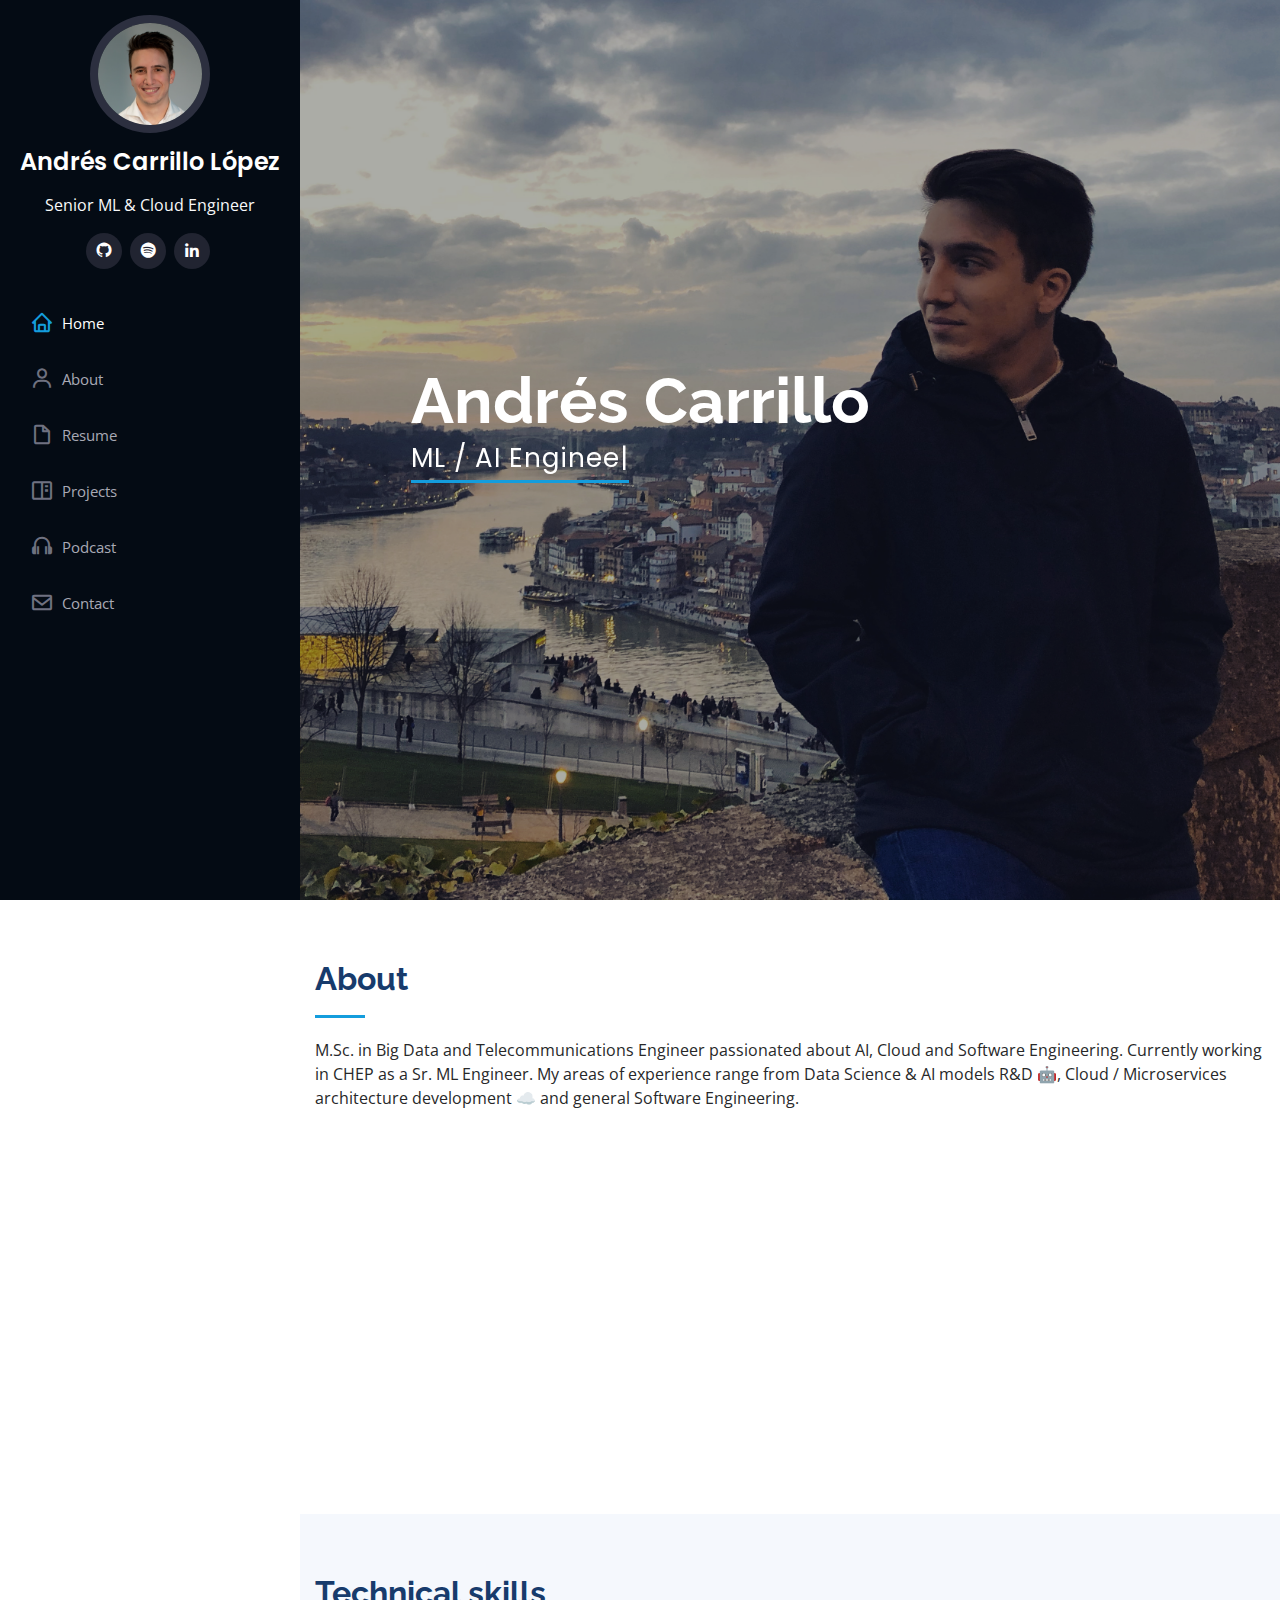
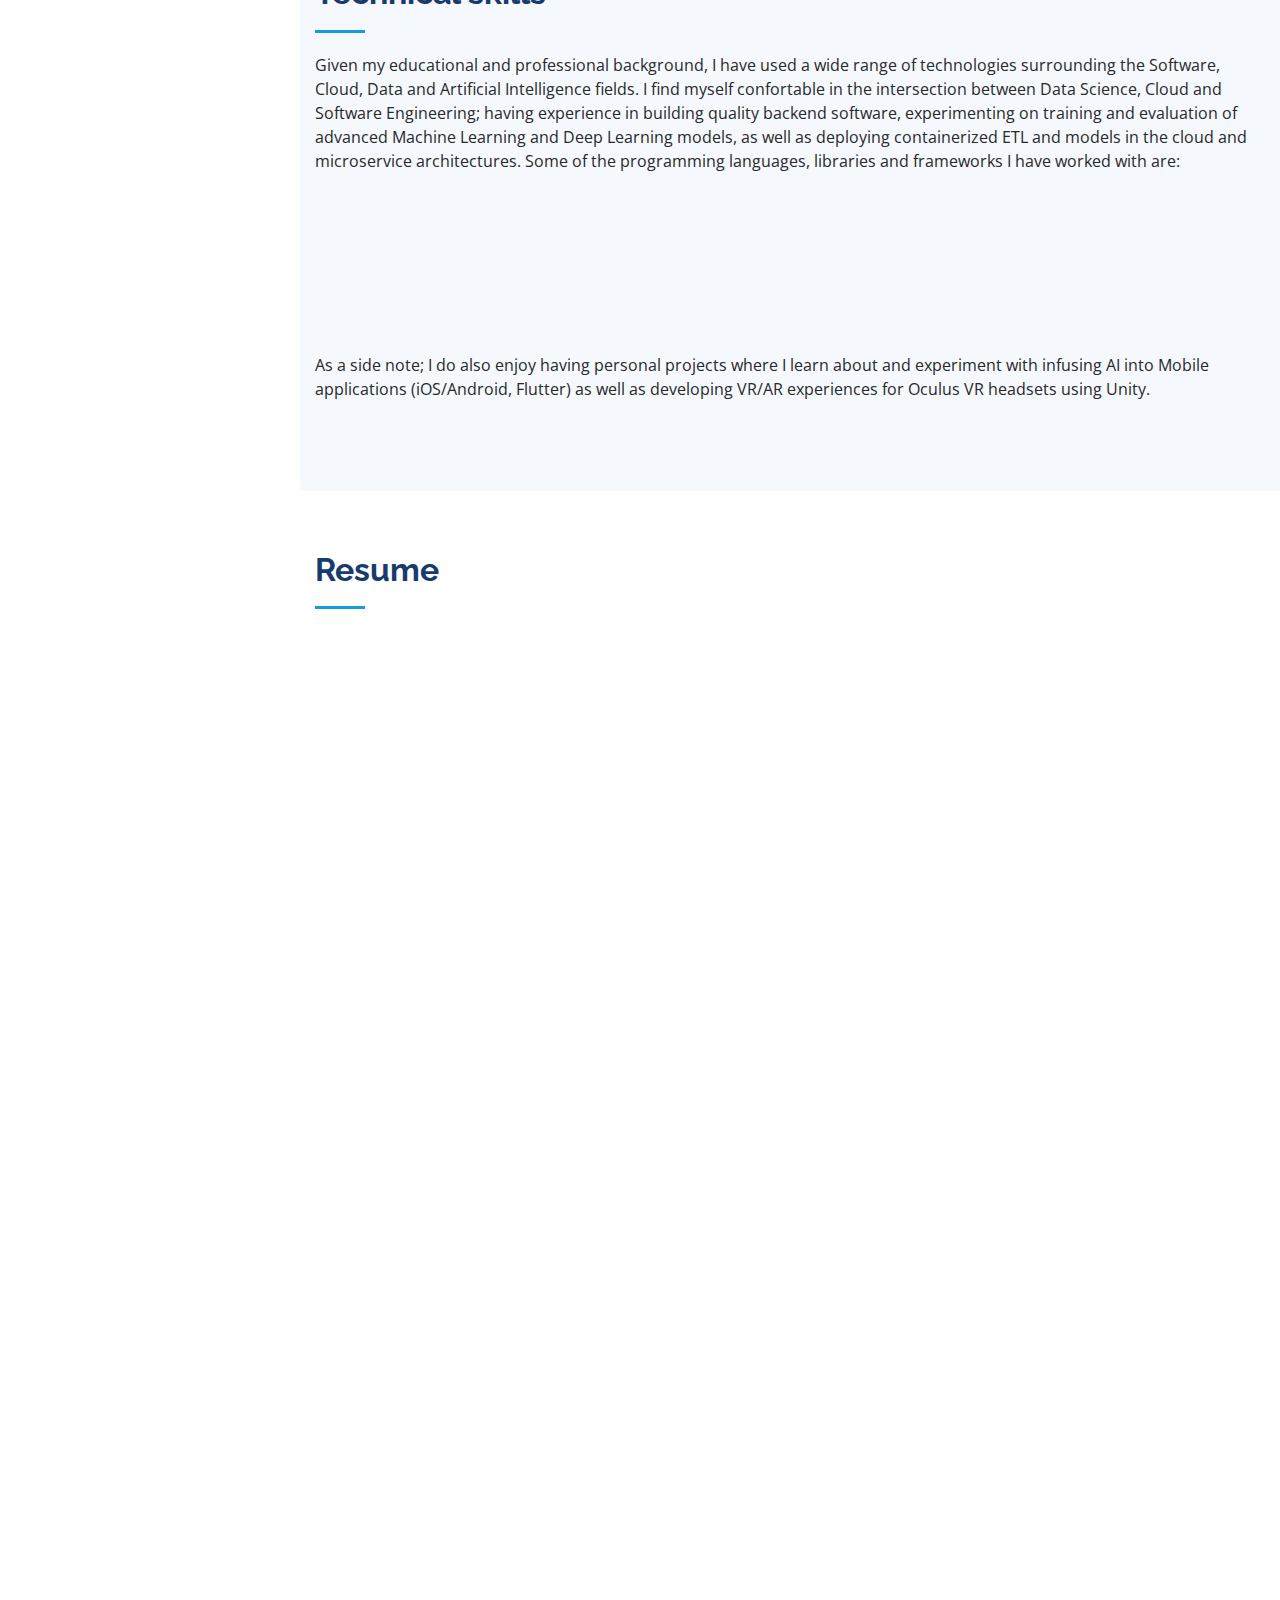
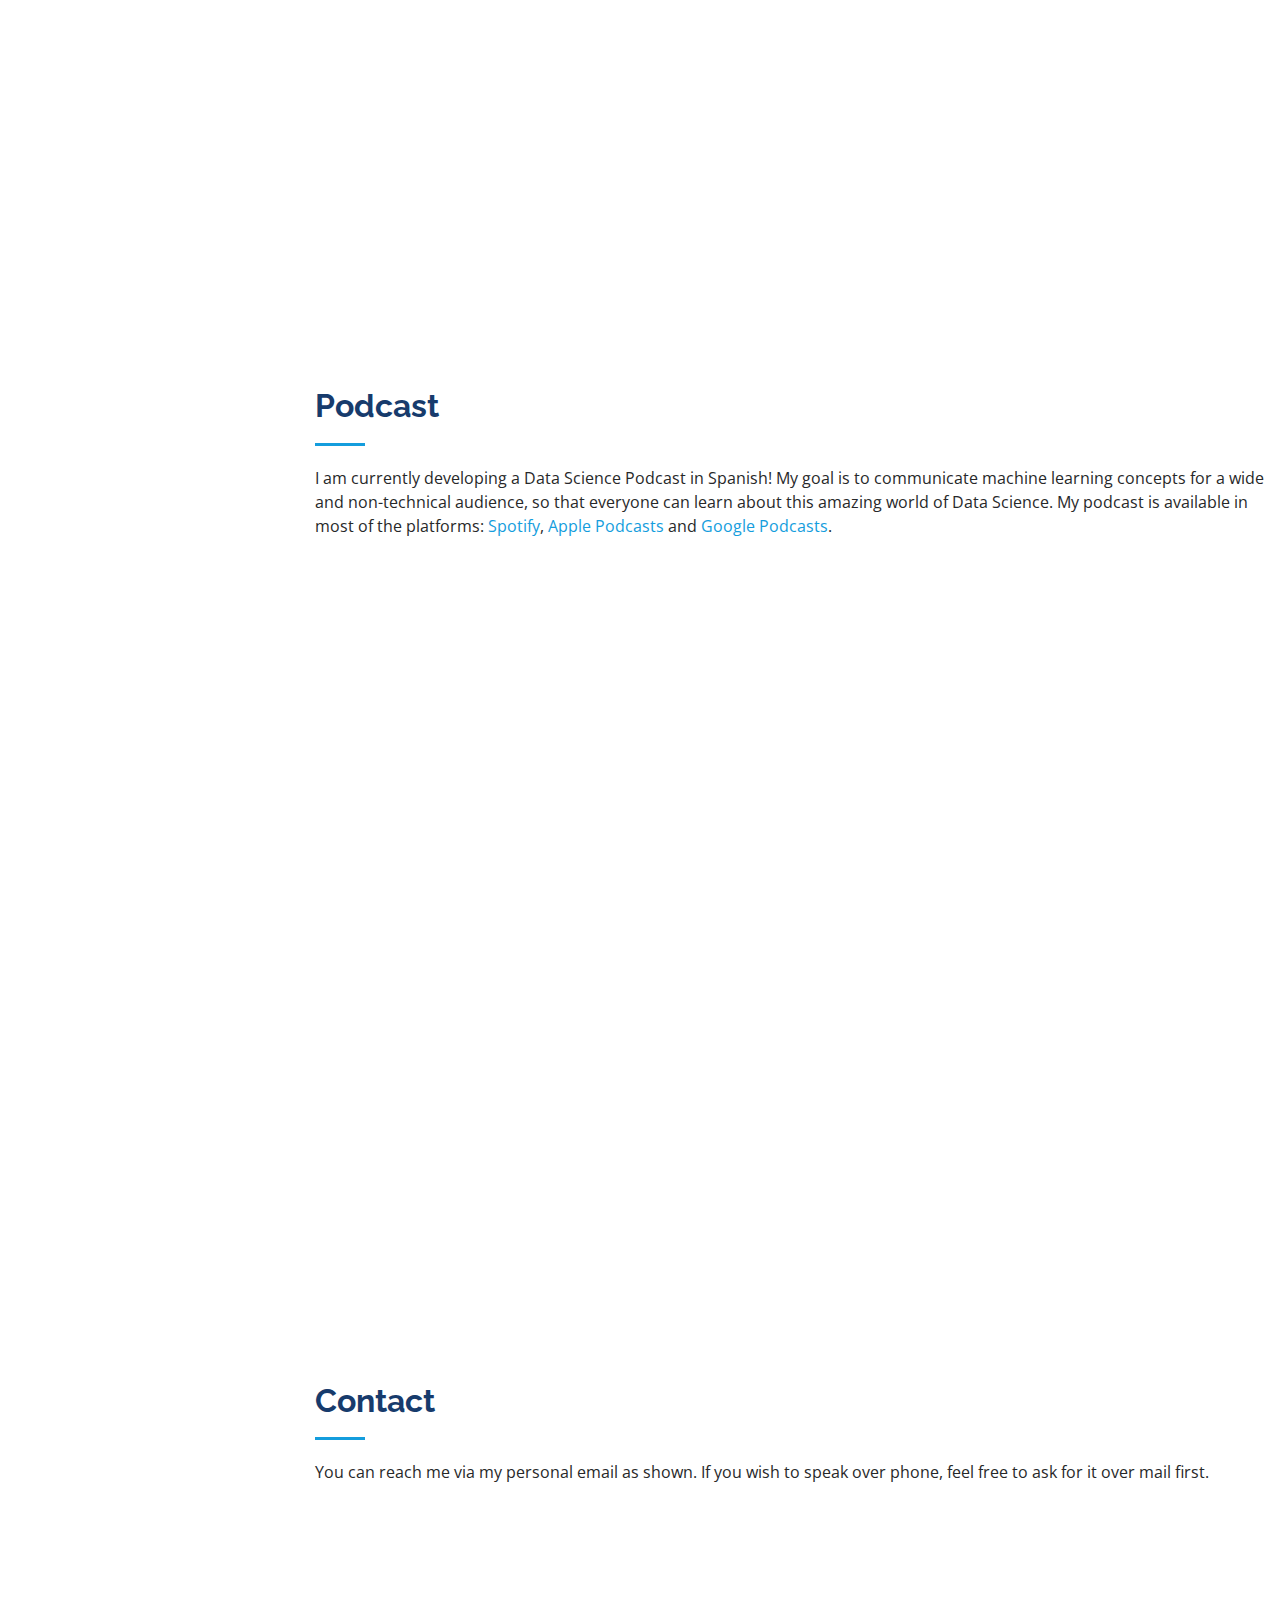
<file: index.html>
<!DOCTYPE html>
<html lang="en">

<head>
  <meta charset="utf-8">
  <meta content="width=device-width, initial-scale=1.0" name="viewport">

  <title>Andrés Carrillo - Personal Webpage</title>
  <meta content="" name="descriptison">
  <meta content="" name="keywords">
  

  <!-- Favicons -->
  <link href="assets/img/favicon.png" rel="icon">
  <link href="assets/img/favicon.png" rel="apple-touch-icon">

  <!-- Google Fonts -->
  <link href="https://fonts.googleapis.com/css?family=Open+Sans:300,300i,400,400i,600,600i,700,700i|Raleway:300,300i,400,400i,500,500i,600,600i,700,700i|Poppins:300,300i,400,400i,500,500i,600,600i,700,700i" rel="stylesheet">

  <!-- Vendor CSS Files -->
  <link href="assets/vendor/bootstrap/css/bootstrap.min.css" rel="stylesheet">
  <link href="assets/vendor/icofont/icofont.min.css" rel="stylesheet">
  <link href="assets/vendor/boxicons/css/boxicons.min.css" rel="stylesheet">
  <link href="assets/vendor/venobox/venobox.css" rel="stylesheet">
  <link href="assets/vendor/owl.carousel/assets/owl.carousel.min.css" rel="stylesheet">
  <link href="assets/vendor/aos/aos.css" rel="stylesheet">

  <!-- Template Main CSS File -->
  <link href="assets/css/style.css" rel="stylesheet">

</head>

<body>

  <!-- ======= Header ======= -->
  <header id="header">
    <div class="d-flex flex-column">

      <div class="profile">
        <img src="assets/img/yoimg.png" alt="" class="img-fluid rounded-circle">
        <h1 class="text-light"><a href="index.html">Andrés Carrillo López</a></h1>
        <div class="social-links mt-3 text-center">
        <p class="text-light">   Senior ML & Cloud Engineer</p>
        </div>

        <div class="social-links mt-3 text-center">
          <a href="https://github.com/andresC98" target="_blank" class="github"><i class="bx bxl-github"></i></a>
          <a href="https://open.spotify.com/show/5cpJ03oRVgD1LTs2SWEVKt" target="_blank" class="bx bxl-spotify"><i class="podcast_box"></i></a>
          <a href="https://www.linkedin.com/in/andresc98/" target="_blank" class="linkedin"><i class="bx bxl-linkedin"></i></a>
          <!--<a href="https://andresc98.github.io/andresBlog/" target="_blank" class="blog"><i class="bx bx-pen"></i></a> -->
        </div>
      </div>

      <nav class="nav-menu">
        <ul>
          <li class="active"><a href="index.html"><i class="bx bx-home"></i> <span>Home</span></a></li>
          <li><a href="#about"><i class="bx bx-user"></i> <span>About</span></a></li>
          <li><a href="#resume"><i class="bx bx-file-blank"></i> <span>Resume</span></a></li>
          <li><a href="#portfolio"><i class="bx bx-book-content"></i> Projects</a></li>
          <li><a href="#Podcast"><i class="bx bx-headphone"></i> Podcast</a></li>
          <li><a href="#contact"><i class="bx bx-envelope"></i> Contact</a></li>

        </ul>
      </nav><!-- .nav-menu -->
      <button type="button" class="mobile-nav-toggle d-xl-none"><i class="icofont-navigation-menu"></i></button>

    </div>
  </header><!-- End Header -->

  <!-- ======= Hero Section ======= -->
  <section id="hero" class="d-flex flex-column justify-content-center align-items-center">
    <div class="hero-container" data-aos="fade-in">
      <h1>Andrés Carrillo</h1>
      <p><span class="typed" data-typed-items="ML / AI Engineering, Cloud, MLOps, Software Development"></span></p>
    </div>
  </section><!-- End Hero -->

  <main id="main">

    <!-- ======= About Section ======= -->
    <section id="about" class="about">
      <div class="container">

        <div class="section-title">
          <h2>About</h2>
          <p>M.Sc. in Big Data and Telecommunications Engineer passionated about AI, Cloud and Software Engineering. Currently working in CHEP as a Sr. ML Engineer. My areas of experience range from Data Science & AI models R&D 🤖, Cloud / Microservices architecture development ☁️ and general Software Engineering.</p>
        </div>

        <div class="row">
          <div class="col-lg-4" data-aos="fade-right">
            <img src="assets/img/YOtemplate.png" class="img-fluid" alt="" height="220" width="250">
          </div>
          <div class="col-lg-8 pt-4 pt-lg-0 content" data-aos="fade-left">
            <h3>Senior Machine Learning Engineer</h3>
            <p class="font-italic">
              Main info:
            </p>
            <div class="row">
              <div class="col-lg-6">
                <ul>
                  <li><i class="icofont-rounded-right"></i> <strong>Bachelor of Engineering -</strong> Telecommunications</li>
                  <li><i class="icofont-rounded-right"></i> <strong>Master of Science:</strong> Big Data Analytics</li>
                </ul>
              </div>
              <div class="col-lg-6">
                <ul>
                  <li><i class="icofont-rounded-right"></i> <strong>Email:</strong> me@andrescarrillo.es</li>
                  <li><i class="icofont-rounded-right"></i> <strong>City:</strong> Madrid, Spain</li>
                </ul>
              </div>
            </div>
            
            <p>
              I also host and produce a Data Science Podcast in Spanish! 
            </p>
            <p>
              Feel free to check out <a href="#Podcast">Ciencia del Dato</a>.
            </p>
            

          </div>
        </div>
       
      </div>
    </section><!-- End About Section -->

  
    </section><!-- End Facts Section -->

    <!-- ======= Skills Section ======= -->
    <section id="skills" class="skills section-bg">
      <div class="container">

        <div class="section-title">
          <h2>Technical skills</h2>
          <p>Given my educational and professional background, I have used a wide range of technologies surrounding the Software, Cloud, Data and Artificial Intelligence fields. I find myself confortable in the intersection between Data Science, Cloud and Software Engineering; having experience in building quality backend software, experimenting on training and evaluation of advanced Machine Learning and Deep Learning models, as well as deploying containerized ETL and models in the cloud and microservice architectures. Some of the programming languages, libraries and frameworks I have worked with are:</p>
        </div>

        <div class="row skills-content">

          <div class="col-lg-6" data-aos="fade-up">

            <div class="progress">
              <span class="skill">Python, Java, SQL, C, R <i class="val"></i></span>
              <div class="progress-bar-wrap">
                <div class="progress-bar" role="progressbar" aria-valuenow="100" aria-valuemin="0" aria-valuemax="100"></div>
              </div>
            </div>

            <div class="progress">
              <span class="skill">Machine Learning, Deep Learning; NLP, Computer Vision, Time-Series forecasting<i class="val"></i></span>
              <div class="progress-bar-wrap">
                <div class="progress-bar" role="progressbar" aria-valuenow="100" aria-valuemin="0" aria-valuemax="100"></div>
              </div>
            </div>

            <div class="progress">
              <span class="skill">MLflow, Scikit-learn, Tensorflow, Keras, Pytorch, OpenCV<i class="val"></i></span>
              <div class="progress-bar-wrap">
                <div class="progress-bar" role="progressbar" aria-valuenow="100" aria-valuemin="0" aria-valuemax="100"></div>
              </div>
            </div>

          </div>

          <div class="col-lg-6" data-aos="fade-up" data-aos-delay="100">

            <div class="progress">
              <span class="skill"> AWS, Databricks, Google Cloud, Docker, CI-CD<i class="val"></i></span>
              <div class="progress-bar-wrap">
                <div class="progress-bar" role="progressbar" aria-valuenow="100" aria-valuemin="0" aria-valuemax="100"></div>
              </div>
            </div>

            <div class="progress">
              <span class="skill">AI/ML Architecture, MLOps, Systems Design<i class="val"></i></span>
              <div class="progress-bar-wrap">
                <div class="progress-bar" role="progressbar" aria-valuenow="100" aria-valuemin="0" aria-valuemax="100"></div>
              </div>
            </div>

            <div class="progress">
              <span class="skill">AWS ECS, ECR, EC2, Fargate, Lambda, Sagemaker, IAM, S3, CloudWatch<i class="val"></i></span>
              <div class="progress-bar-wrap">
                <div class="progress-bar" role="progressbar" aria-valuenow="100" aria-valuemin="0" aria-valuemax="100"></div>
              </div>
            </div>

          </div>

        </div>

        <div class="section-title">
          <p>As a side note; I do also enjoy having personal projects where I learn about and experiment with infusing AI into Mobile applications (iOS/Android, Flutter) as well as developing VR/AR experiences for Oculus VR headsets using Unity.</p>
      </div>
    </div>

    </section><!-- End Skills Section -->

    <!-- ======= Resume Section ======= -->
    <section id="resume" class="resume">
      <div class="container">

        <div class="section-title">
          <h2>Resume</h2>
        </div>

        <div class="row">
          <div class="col-lg-6" data-aos="fade-up">
        
            <h3 class="resume-title">Education</h3>
            <div class="resume-item">
              <h4>Master in Big Data Analytics & AI</h4>
              <h5>2020 - 2021</h5>
              <p><em>Universidad Carlos III de Madrid.</em></p>
              <p><a href="https://www.uc3m.es/master/big-data-analytics" target="_blank" > Masters degree</a> focused on Big Data and Data Science. From data engineering courses, to advanced data analytics and Machine Learning / Deep Learning models, as well as Business intelligence and advanced statistics. Wrote my Master thesis titled <a href="https://github.com/andresC98/TSF_Transformers_TFM" target="_blank" >"Time-Series Forecasting using Transformers"</a>.</p>
            </div>
            <div class="resume-item">
              <h4>Engineering Exchange Scholarship</h4>
              <h5>2018 - 2019</h5>
              <p><em>University of Maryland, USA</em></p>
              <p> 1 year exchange scholarship at the University of Maryland, College Park campus. Continued my studies of my telecommunications engineering degree in the Electrical and Computer Engineering (ECE) path. Data Science specialization.</p>
            </div>
            <div class="resume-item">
              <h4>Bachelor degree in Telecommunications Engineering</h4>
              <h5>2016 - 2020</h5>
              <p><em>Universidad Carlos III de Madrid</em></p>
              <p><a href="https://www.uc3m.es/bachelor-degree/telecommunication" target="_blank" >Telecommunications Technologies Engineering degree</a>, taught completely on English. During my last year of college I focused on Deep Learning models, IoT and wrote my Bachelor Thesis Project on <a href="https://github.com/andresC98/One-Shot-DocClassifier" target="_blank" >Natural Language Processing</a>. </p>
            </div>
          </div>
          
          <div class="col-lg-6" data-aos="fade-up" data-aos-delay="100">
            <h3 class="resume-title">Professional Experience</h3>
            <div class="resume-item">
              <h4>Senior Machine Learning Engineer</h4>
              <h5>Feb'23 - Now</h5>
              <p><em>CHEP, Madrid </em></p>
              <ul>
                <li>Leading the architecture design, development, and deployment of ML & AI models in Cloud and Microservices environments.</li>
                <li>Deploying ML and Software pipelines following DevOps & MLOps best practices.</li>
                <li>Tech stack: Python, AWS (ECS, ECR, Fargate, EFS, S3, Sagemaker, CloudWatch ...), Databricks, Docker, Git Pipelines, ...</li>
                <li>Collaborating with international cross-functional teams to define tech. project requirements and deliver solutions.</li>
                <li>Mentoring and guiding other engineers, providing technical leadership on MLOps, and fostering collaboration.</li>
              </ul>
              
            </div>
            <div class="resume-item">
              <h4>Machine Learning Engineer</h4>
              <h5>Dec'21 - Feb '23</h5>
              <p><em>Sngular, Madrid </em></p>
              <ul>
                <li>Development of AI Engineering &amp; Data projects with a strong focus in Python and Cloud technologies.</li>
                <li>Building MLOps infrastructure for Data Scientists' research tracking and monitoring, ML/DL models deployment in containerized environments.</li>
                <li>Architecturing and Development of Computer Vision and Natural Language Processing projects.</li>
                <li>Fast development of Proof of Concepts and Business Use Cases involving AI and Cognitive solutions.</li>
              </ul>
            </div>
            <div class="resume-item">
              <h4>Cloud Microservices Developer</h4>
              <h5>June'21 - Nov'21</h5>
              <p><em>IBM, Madrid </em></p>
              <ul>
                <li>Consultant in IBM. Cloud Microservices Architect and Cloud Application Developer. Certified in Azure Data Platform (DP-900 Certification).</li>
              </ul>
            </div>
            <div class="resume-item">
              <h4>Data Scientist - AI Engineer</h4>
              <h5>Sept'20 - June'21</h5>
              <p><em>Universidad Carlos III, Evidence-Based Behavior (eB2), Madrid </em></p>
              <ul>
                <li>Research & Development Data Scientist</li>
                <li>Developed advanced user patterns behavior ML & DL models for <a href="https://eb2.tech " target="_blank" > eb2.tech</a>, an AI Startup in the e-health industry.</li>
              </ul>
            </div>
            <div class="resume-item">
              <h4>R&amp;D 5G Software Engineer Trainee</h4>
              <h5>Jan'20 - Jul'20</h5>
              <p><em>ERICSSON, Madrid </em></p>
              <ul>
                <li>Trainee in DevOps and Microservices technologies (Docker, Kubernetes) in a fast-paced Agile environment. </li>
                <li>Also lead and developed a Natural Language Processing PoC.</li>
              </ul>
            </div>
            <div class="resume-item">
              <h4>Machine Learning Research Intern</h4>
              <h5>Jun'19 - Oct'19</h5>
              <p><em>IMDEA Networks, Madrid</em></p>
              <ul>
                <li>Research student in Machine Learning and Deep Learning, working in an international research team.</li>
                <li>Performed R&D on hyperparameter search methods with multiobjective optimization. Neural Architectural Seach and Grammatical Evolution algorithms. Worked in Python using Keras, Tensorflow, Pandas, PonyGE2, SKlearn ... </li>
              </ul>
            </div>
            <div class="resume-item">
              <h4>Undergraduate Researcher Assistant</h4>
              <h5>Nov'18 - Apr'19</h5>
              <p><em>Dept. of Oceanic and Atmospheric Sciences, U. of Maryland, USA</em></p>
              <ul>
                <li>Student assistant in the research group SENSE</li>
                <li>Data cleaning and analysis of meteorological sensor's outputs.</li>
                <li>Teaching Python and data analysis libraries to other students in the group.</li>
              </ul>
            </div>
          </div>
        </div>

          <div class="row">
            <div class="col-lg-6" data-aos="fade-up">        
            <h3 class="resume-title">Awards &amp; Honours</h3>
            <div class="resume-item">
              <h4>Nova Talent Top 3% in Engineering</h4>
              <h5>2020-2021</h5>
              <p><em>Nova Talent</em></p>
            </div>
            <div class="resume-item">
              <h4>Finalist Atmira Stock Prediction Challenge</h4>
              <h5>December 2020</h5>
              <p><em>Cajamar University Hack Datathon</em></p>
            </div>
            <div class="resume-item">
              <h4>Academic Excellence Scholarship</h4>
              <h5>2019</h5>
              <p><em>Comunidad de Madrid. UC3M</em></p>
            </div>
          </div>
          <div class="col-lg-6" data-aos="fade-up">  
            <h3 class="resume-title">Awards &amp; Honours</h3>

          <div class="resume-item">
            <h4>1st Place BeDigital Challenge - Data &amp; Analytics </h4>
            <h5>November 2019</h5>
            <p><em>AIRBUS</em></p>
          </div>
          <div class="resume-item">
            <h4>Engineering Academic Honors</h4>
            <h5>2018</h5>
            <p><em>University of Maryland</em></p>
          </div>
        </div>

        </div>

      </div>
    </section><!-- End Resume Section -->

    <!-- ======= Services Section ======= -->
    
    <section id="Podcast" class="Podcast">
      <div class="container">

        <div class="section-title">
          <h2>Podcast</h2>
          <p> I am currently developing a Data Science Podcast in Spanish! 
            My goal is to communicate machine learning concepts for a wide and non-technical audience, so that everyone can learn about this amazing world of Data Science.
          My podcast is available in most of the platforms: <a href="https://open.spotify.com/show/5cpJ03oRVgD1LTs2SWEVKt?si=zHqoiYcKQYGI4-1lc1Fzhw" target="_blank" >Spotify</a>, <a href="https://podcasts.apple.com/es/podcast/ciencia-del-dato/id1541781917" target="_blank" >Apple Podcasts</a> and <a href="https://www.google.com/podcasts?feed=aHR0cHM6Ly9hbmNob3IuZm0vcy80MTU0OWZlOC9wb2RjYXN0L3Jzcw==" target="_blank" >Google Podcasts</a>.</p>
        </div>
        <iframe src="https://open.spotify.com/embed-podcast/show/5cpJ03oRVgD1LTs2SWEVKt" width="100%" height="232" frameborder="0" allowtransparency="true" allow="encrypted-media"></iframe>
  
        <iframe src="https://embed.podcasts.apple.com/us/podcast/ciencia-del-dato/id1541781917?itsct=podcast_box&amp;itscg=30200&amp;theme=light" height="450px" frameborder="0" sandbox="allow-forms allow-popups allow-same-origin allow-scripts allow-top-navigation-by-user-activation" allow="autoplay *; encrypted-media *;" style="width: 100%; max-width: 660px; overflow: hidden; border-top-left-radius: 10px; border-top-right-radius: 10px; border-bottom-right-radius: 10px; border-bottom-left-radius: 10px; background-color: transparent; background-position: initial initial; background-repeat: initial initial;"></iframe>

      </div>

    </section>
    
    <!-- End Services Section -->
    
    <!-- ======= Contact Section ======= -->
    <section id="contact" class="contact">
      <div class="container">
 
        <div class="section-title">
          <h2>Contact</h2>
          <p>You can reach me via my personal email as shown. If you wish to speak over phone, feel free to ask for it over mail first.</p>
        </div>

        <div class="row" data-aos="fade-in">

          <div class="col-lg-5 d-flex align-items-stretch">
            <div class="info">
              <div class="address">
                <i class="icofont-google-map"></i>
                <h4>Area:</h4>
                <p>Madrid, Atocha (28007)</p>
              </div>

              <div class="email">
                <i class="icofont-envelope"></i>
                <h4>Email:</h4>
                <p>me@andrescarrillo.es</p>
              </div>

              <div class="phone">
                <i class="icofont-phone"></i>
                <h4>Call:</h4>
                <p>Upon email request</p>
              </div>

              
            </div>

          </div>
          <div class="col-lg-7 mt-5 mt-lg-0 d-flex align-items-stretch">
            <iframe src="https://www.google.com/maps/embed?pb=!1m18!1m12!1m3!1d12151.82913626968!2d-3.688877190616451!3d40.40979706818602!2m3!1f0!2f0!3f0!3m2!1i1024!2i768!4f13.1!3m3!1m2!1s0xd42262787d4114f%3A0x1c0340f7338bd470!2s28014%20Madrid!5e0!3m2!1ses!2ses!4v1586266520892!5m2!1ses!2ses" frameborder="0" style="border:0; width: 80%; height: 300px;" allowfullscreen></iframe>
         </div>

        </div>

      </div>
    </section><!-- End Contact Section -->

  </main><!-- End #main -->

  <!-- ======= Footer ======= -->
  <footer id="footer">
    <div class="container">

    </div>
  </footer><!-- End  Footer -->

  <a href="#" class="back-to-top"><i class="icofont-simple-up"></i></a>

  <!-- Vendor JS Files -->
  <script src="assets/vendor/jquery/jquery.min.js"></script>
  <script src="assets/vendor/bootstrap/js/bootstrap.bundle.min.js"></script>
  <script src="assets/vendor/jquery.easing/jquery.easing.min.js"></script>
  <script src="assets/vendor/php-email-form/validate.js"></script>
  <script src="assets/vendor/waypoints/jquery.waypoints.min.js"></script>
  <script src="assets/vendor/counterup/counterup.min.js"></script>
  <script src="assets/vendor/isotope-layout/isotope.pkgd.min.js"></script>
  <script src="assets/vendor/venobox/venobox.min.js"></script>
  <script src="assets/vendor/owl.carousel/owl.carousel.min.js"></script>
  <script src="assets/vendor/typed.js/typed.min.js"></script>
  <script src="assets/vendor/aos/aos.js"></script>

  <!-- Template Main JS File -->
  <script src="assets/js/main.js"></script>
  <!--
  <script src="https://www.retainable.io/assets/retainable/rss-embed/retainable-rss-embed.js"></script> -->

</body>

</html>
</file>
<file: assets/vendor/venobox/venobox.css>
/* ------ venobox.css --------*/
.vbox-overlay *, .vbox-overlay *:before, .vbox-overlay *:after{
    -webkit-backface-visibility: hidden;
    -webkit-box-sizing:border-box;
    -moz-box-sizing:border-box;
    box-sizing:border-box;
}
.vbox-overlay * { 
    -webkit-backface-visibility: visible;
    backface-visibility: visible;
}
.vbox-overlay{
    display: -webkit-flex;
    display: flex;
    -webkit-flex-direction: column;
    flex-direction: column;
    -webkit-justify-content: center;
    justify-content: center;
    -webkit-align-items: center;
    align-items: center;
    position: fixed;
    left: 0;
    top: 0;
    bottom: 0;
    right: 0;
    z-index: 1040;
    -webkit-transform:translateZ(1000px);
    transform: translateZ(1000px);
    transform-style: preserve-3d;
}

/* ----- navigation ----- */
.vbox-title{
    width: 100%;
    height: 40px;
    float: left;
    text-align: center;
    line-height: 28px;
    font-size: 12px;
    padding: 6px 40px;
    overflow: hidden;
    position: fixed;
    display: none;
    left: 0;
    z-index: 1050;
}
.vbox-close{
    cursor: pointer;
    position: fixed;
    top: -1px;
    right: 0;
    width: 50px;
    height: 40px;
    padding: 6px;
    display: block;
    background-position:10px center;
    overflow: hidden;
    font-size: 24px;
    line-height: 1;
    text-align: center;
    z-index: 1050;
}
.vbox-num{
    cursor: pointer;
    position: fixed;
    left: 0;
    height: 40px;
    display: block;
    overflow: hidden;
    line-height: 28px;
    font-size: 12px;
    padding: 6px 10px;
    display: none;
    z-index: 1050;
}
/* ----- navigation ARROWS ----- */
.vbox-next, .vbox-prev{
    position: fixed;
    top: 50%;
    margin-top: -15px;
    overflow: hidden;
    cursor: pointer;
    display: block;
    width: 45px;
    height: 45px;
    z-index: 1050;
}
.vbox-next span, .vbox-prev span{
    position: relative;
    width: 20px;
    height: 20px;
    border: 2px solid transparent;
    border-top-color: #B6B6B6;
    border-right-color: #B6B6B6;
    text-indent: -100px;
    position: absolute;
    top: 8px;
    display: block;
}
.vbox-prev{
    left: 15px;
}
.vbox-next{
    right: 15px;
}
.vbox-prev span{
    left: 10px;
    -ms-transform: rotate(-135deg);
    -webkit-transform: rotate(-135deg);
    transform: rotate(-135deg);
}
.vbox-next span{
    -ms-transform: rotate(45deg);
    -webkit-transform: rotate(45deg);
    transform: rotate(45deg);
    right: 10px;
}
/* ------- inline window ------ */
.vbox-inline{
    width: 420px;
    height: 315px;
    height: 70vh;
    padding: 10px;
    background: #fff;
    margin: 0 auto;
    overflow: auto;
    text-align: left;
}
/* ------- Video & iFrames window ------ */
.venoframe{
    max-width: 100%;
    width: 100%;
    border: none;
    width: 100%;
    height: 260px;
    height: 70vh;
}
.venoframe.vbvid{
    height: 260px;
}
@media (min-width: 768px) {
    .venoframe, .vbox-inline{
        width: 90%;
        height: 360px;
        height: 70vh;
    }
    .venoframe.vbvid{
        width: 640px;
        height: 360px;
    }
}
@media (min-width: 992px) {
    .venoframe, .vbox-inline{
        max-width: 1200px;
        width: 80%;
        height: 540px;
        height: 70vh;
    }
    .venoframe.vbvid{
        width: 960px;
        height: 540px;
    }
}
/* 
Please do NOT edit this part! 
or at least read this note: http://i.imgur.com/7C0ws9e.gif
*/
.vbox-open{
    overflow: hidden;
}
.vbox-container{
    position: absolute;
    left: 0;
    right: 0;
    top: 0;
    bottom: 0;
    overflow-x: hidden;
    overflow-y: scroll;
    overflow-scrolling: touch;
    -webkit-overflow-scrolling: touch;
    z-index: 20;
    max-height: 100%;

}

.vbox-content{
    text-align: center;
    float: left;
    width: 100%;
    position: relative;
    overflow: hidden;
    padding: 20px 4%;
}
.vbox-container img{
    max-width: 100%;
    height: auto;
}
.vbox-figlio{
    box-shadow: 0 0 12px rgba(0,0,0,0.19), 0 6px 6px rgba(0,0,0,0.23);
    max-width: 100%;
    text-align: initial;
}
img.vbox-figlio{
    -webkit-user-select: none;
-khtml-user-select: none;
-moz-user-select: none;
-o-user-select: none;
user-select: none;
}
.vbox-content.swipe-left{
    margin-left: -200px !important;
}
.vbox-content.swipe-right{
    margin-left: 200px !important;
}
.vbox-animated{
    webkit-transition: margin 300ms ease-out;
    transition: margin 300ms ease-out;
}

/* ---------- preloader ----------
 * SPINKIT 
 * http://tobiasahlin.com/spinkit/
-------------------------------- */
.sk-double-bounce,.sk-rotating-plane{width:40px;height:40px;margin:40px auto}.sk-rotating-plane{background-color:#333;-webkit-animation:sk-rotatePlane 1.2s infinite ease-in-out;animation:sk-rotatePlane 1.2s infinite ease-in-out}@-webkit-keyframes sk-rotatePlane{0%{-webkit-transform:perspective(120px) rotateX(0) rotateY(0);transform:perspective(120px) rotateX(0) rotateY(0)}50%{-webkit-transform:perspective(120px) rotateX(-180.1deg) rotateY(0);transform:perspective(120px) rotateX(-180.1deg) rotateY(0)}100%{-webkit-transform:perspective(120px) rotateX(-180deg) rotateY(-179.9deg);transform:perspective(120px) rotateX(-180deg) rotateY(-179.9deg)}}@keyframes sk-rotatePlane{0%{-webkit-transform:perspective(120px) rotateX(0) rotateY(0);transform:perspective(120px) rotateX(0) rotateY(0)}50%{-webkit-transform:perspective(120px) rotateX(-180.1deg) rotateY(0);transform:perspective(120px) rotateX(-180.1deg) rotateY(0)}100%{-webkit-transform:perspective(120px) rotateX(-180deg) rotateY(-179.9deg);transform:perspective(120px) rotateX(-180deg) rotateY(-179.9deg)}}.sk-double-bounce{position:relative}.sk-double-bounce .sk-child{width:100%;height:100%;border-radius:50%;background-color:#333;opacity:.6;position:absolute;top:0;left:0;-webkit-animation:sk-doubleBounce 2s infinite ease-in-out;animation:sk-doubleBounce 2s infinite ease-in-out}.sk-chasing-dots .sk-child,.sk-spinner-pulse,.sk-three-bounce .sk-child{background-color:#333;border-radius:100%}.sk-double-bounce .sk-double-bounce2{-webkit-animation-delay:-1s;animation-delay:-1s}@-webkit-keyframes sk-doubleBounce{0%,100%{-webkit-transform:scale(0);transform:scale(0)}50%{-webkit-transform:scale(1);transform:scale(1)}}@keyframes sk-doubleBounce{0%,100%{-webkit-transform:scale(0);transform:scale(0)}50%{-webkit-transform:scale(1);transform:scale(1)}}.sk-wave{margin:40px auto;width:50px;height:40px;text-align:center;font-size:10px}.sk-wave .sk-rect{background-color:#333;height:100%;width:6px;display:inline-block;-webkit-animation:sk-waveStretchDelay 1.2s infinite ease-in-out;animation:sk-waveStretchDelay 1.2s infinite ease-in-out}.sk-wave .sk-rect1{-webkit-animation-delay:-1.2s;animation-delay:-1.2s}.sk-wave .sk-rect2{-webkit-animation-delay:-1.1s;animation-delay:-1.1s}.sk-wave .sk-rect3{-webkit-animation-delay:-1s;animation-delay:-1s}.sk-wave .sk-rect4{-webkit-animation-delay:-.9s;animation-delay:-.9s}.sk-wave .sk-rect5{-webkit-animation-delay:-.8s;animation-delay:-.8s}@-webkit-keyframes sk-waveStretchDelay{0%,100%,40%{-webkit-transform:scaleY(.4);transform:scaleY(.4)}20%{-webkit-transform:scaleY(1);transform:scaleY(1)}}@keyframes sk-waveStretchDelay{0%,100%,40%{-webkit-transform:scaleY(.4);transform:scaleY(.4)}20%{-webkit-transform:scaleY(1);transform:scaleY(1)}}.sk-wandering-cubes{margin:40px auto;width:40px;height:40px;position:relative}.sk-wandering-cubes .sk-cube{background-color:#333;width:10px;height:10px;position:absolute;top:0;left:0;-webkit-animation:sk-wanderingCube 1.8s ease-in-out -1.8s infinite both;animation:sk-wanderingCube 1.8s ease-in-out -1.8s infinite both}.sk-chasing-dots,.sk-spinner-pulse{width:40px;height:40px;margin:40px auto}.sk-wandering-cubes .sk-cube2{-webkit-animation-delay:-.9s;animation-delay:-.9s}@-webkit-keyframes sk-wanderingCube{0%{-webkit-transform:rotate(0);transform:rotate(0)}25%{-webkit-transform:translateX(30px) rotate(-90deg) scale(.5);transform:translateX(30px) rotate(-90deg) scale(.5)}50%{-webkit-transform:translateX(30px) translateY(30px) rotate(-179deg);transform:translateX(30px) translateY(30px) rotate(-179deg)}50.1%{-webkit-transform:translateX(30px) translateY(30px) rotate(-180deg);transform:translateX(30px) translateY(30px) rotate(-180deg)}75%{-webkit-transform:translateX(0) translateY(30px) rotate(-270deg) scale(.5);transform:translateX(0) translateY(30px) rotate(-270deg) scale(.5)}100%{-webkit-transform:rotate(-360deg);transform:rotate(-360deg)}}@keyframes sk-wanderingCube{0%{-webkit-transform:rotate(0);transform:rotate(0)}25%{-webkit-transform:translateX(30px) rotate(-90deg) scale(.5);transform:translateX(30px) rotate(-90deg) scale(.5)}50%{-webkit-transform:translateX(30px) translateY(30px) rotate(-179deg);transform:translateX(30px) translateY(30px) rotate(-179deg)}50.1%{-webkit-transform:translateX(30px) translateY(30px) rotate(-180deg);transform:translateX(30px) translateY(30px) rotate(-180deg)}75%{-webkit-transform:translateX(0) translateY(30px) rotate(-270deg) scale(.5);transform:translateX(0) translateY(30px) rotate(-270deg) scale(.5)}100%{-webkit-transform:rotate(-360deg);transform:rotate(-360deg)}}.sk-spinner-pulse{-webkit-animation:sk-pulseScaleOut 1s infinite ease-in-out;animation:sk-pulseScaleOut 1s infinite ease-in-out}@-webkit-keyframes sk-pulseScaleOut{0%{-webkit-transform:scale(0);transform:scale(0)}100%{-webkit-transform:scale(1);transform:scale(1);opacity:0}}@keyframes sk-pulseScaleOut{0%{-webkit-transform:scale(0);transform:scale(0)}100%{-webkit-transform:scale(1);transform:scale(1);opacity:0}}.sk-chasing-dots{position:relative;text-align:center;-webkit-animation:sk-chasingDotsRotate 2s infinite linear;animation:sk-chasingDotsRotate 2s infinite linear}.sk-chasing-dots .sk-child{width:60%;height:60%;display:inline-block;position:absolute;top:0;-webkit-animation:sk-chasingDotsBounce 2s infinite ease-in-out;animation:sk-chasingDotsBounce 2s infinite ease-in-out}.sk-chasing-dots .sk-dot2{top:auto;bottom:0;-webkit-animation-delay:-1s;animation-delay:-1s}@-webkit-keyframes sk-chasingDotsRotate{100%{-webkit-transform:rotate(360deg);transform:rotate(360deg)}}@keyframes sk-chasingDotsRotate{100%{-webkit-transform:rotate(360deg);transform:rotate(360deg)}}@-webkit-keyframes sk-chasingDotsBounce{0%,100%{-webkit-transform:scale(0);transform:scale(0)}50%{-webkit-transform:scale(1);transform:scale(1)}}@keyframes sk-chasingDotsBounce{0%,100%{-webkit-transform:scale(0);transform:scale(0)}50%{-webkit-transform:scale(1);transform:scale(1)}}.sk-three-bounce{margin:40px auto;width:80px;text-align:center}.sk-three-bounce .sk-child{width:20px;height:20px;display:inline-block;-webkit-animation:sk-three-bounce 1.4s ease-in-out 0s infinite both;animation:sk-three-bounce 1.4s ease-in-out 0s infinite both}.sk-circle .sk-child:before,.sk-fading-circle .sk-circle:before{display:block;border-radius:100%;content:'';background-color:#333}.sk-three-bounce .sk-bounce1{-webkit-animation-delay:-.32s;animation-delay:-.32s}.sk-three-bounce .sk-bounce2{-webkit-animation-delay:-.16s;animation-delay:-.16s}@-webkit-keyframes sk-three-bounce{0%,100%,80%{-webkit-transform:scale(0);transform:scale(0)}40%{-webkit-transform:scale(1);transform:scale(1)}}@keyframes sk-three-bounce{0%,100%,80%{-webkit-transform:scale(0);transform:scale(0)}40%{-webkit-transform:scale(1);transform:scale(1)}}.sk-circle{margin:40px auto;width:40px;height:40px;position:relative}.sk-circle .sk-child{width:100%;height:100%;position:absolute;left:0;top:0}.sk-circle .sk-child:before{margin:0 auto;width:15%;height:15%;-webkit-animation:sk-circleBounceDelay 1.2s infinite ease-in-out both;animation:sk-circleBounceDelay 1.2s infinite ease-in-out both}.sk-circle .sk-circle2{-webkit-transform:rotate(30deg);-ms-transform:rotate(30deg);transform:rotate(30deg)}.sk-circle .sk-circle3{-webkit-transform:rotate(60deg);-ms-transform:rotate(60deg);transform:rotate(60deg)}.sk-circle .sk-circle4{-webkit-transform:rotate(90deg);-ms-transform:rotate(90deg);transform:rotate(90deg)}.sk-circle .sk-circle5{-webkit-transform:rotate(120deg);-ms-transform:rotate(120deg);transform:rotate(120deg)}.sk-circle .sk-circle6{-webkit-transform:rotate(150deg);-ms-transform:rotate(150deg);transform:rotate(150deg)}.sk-circle .sk-circle7{-webkit-transform:rotate(180deg);-ms-transform:rotate(180deg);transform:rotate(180deg)}.sk-circle .sk-circle8{-webkit-transform:rotate(210deg);-ms-transform:rotate(210deg);transform:rotate(210deg)}.sk-circle .sk-circle9{-webkit-transform:rotate(240deg);-ms-transform:rotate(240deg);transform:rotate(240deg)}.sk-circle .sk-circle10{-webkit-transform:rotate(270deg);-ms-transform:rotate(270deg);transform:rotate(270deg)}.sk-circle .sk-circle11{-webkit-transform:rotate(300deg);-ms-transform:rotate(300deg);transform:rotate(300deg)}.sk-circle .sk-circle12{-webkit-transform:rotate(330deg);-ms-transform:rotate(330deg);transform:rotate(330deg)}.sk-circle .sk-circle2:before{-webkit-animation-delay:-1.1s;animation-delay:-1.1s}.sk-circle .sk-circle3:before{-webkit-animation-delay:-1s;animation-delay:-1s}.sk-circle .sk-circle4:before{-webkit-animation-delay:-.9s;animation-delay:-.9s}.sk-circle .sk-circle5:before{-webkit-animation-delay:-.8s;animation-delay:-.8s}.sk-circle .sk-circle6:before{-webkit-animation-delay:-.7s;animation-delay:-.7s}.sk-circle .sk-circle7:before{-webkit-animation-delay:-.6s;animation-delay:-.6s}.sk-circle .sk-circle8:before{-webkit-animation-delay:-.5s;animation-delay:-.5s}.sk-circle .sk-circle9:before{-webkit-animation-delay:-.4s;animation-delay:-.4s}.sk-circle .sk-circle10:before{-webkit-animation-delay:-.3s;animation-delay:-.3s}.sk-circle .sk-circle11:before{-webkit-animation-delay:-.2s;animation-delay:-.2s}.sk-circle .sk-circle12:before{-webkit-animation-delay:-.1s;animation-delay:-.1s}@-webkit-keyframes sk-circleBounceDelay{0%,100%,80%{-webkit-transform:scale(0);transform:scale(0)}40%{-webkit-transform:scale(1);transform:scale(1)}}@keyframes sk-circleBounceDelay{0%,100%,80%{-webkit-transform:scale(0);transform:scale(0)}40%{-webkit-transform:scale(1);transform:scale(1)}}.sk-cube-grid{width:40px;height:40px;margin:40px auto}.sk-cube-grid .sk-cube{width:33.33%;height:33.33%;background-color:#333;float:left;-webkit-animation:sk-cubeGridScaleDelay 1.3s infinite ease-in-out;animation:sk-cubeGridScaleDelay 1.3s infinite ease-in-out}.sk-cube-grid .sk-cube1{-webkit-animation-delay:.2s;animation-delay:.2s}.sk-cube-grid .sk-cube2{-webkit-animation-delay:.3s;animation-delay:.3s}.sk-cube-grid .sk-cube3{-webkit-animation-delay:.4s;animation-delay:.4s}.sk-cube-grid .sk-cube4{-webkit-animation-delay:.1s;animation-delay:.1s}.sk-cube-grid .sk-cube5{-webkit-animation-delay:.2s;animation-delay:.2s}.sk-cube-grid .sk-cube6{-webkit-animation-delay:.3s;animation-delay:.3s}.sk-cube-grid .sk-cube7{-webkit-animation-delay:0ms;animation-delay:0ms}.sk-cube-grid .sk-cube8{-webkit-animation-delay:.1s;animation-delay:.1s}.sk-cube-grid .sk-cube9{-webkit-animation-delay:.2s;animation-delay:.2s}@-webkit-keyframes sk-cubeGridScaleDelay{0%,100%,70%{-webkit-transform:scale3D(1,1,1);transform:scale3D(1,1,1)}35%{-webkit-transform:scale3D(0,0,1);transform:scale3D(0,0,1)}}@keyframes sk-cubeGridScaleDelay{0%,100%,70%{-webkit-transform:scale3D(1,1,1);transform:scale3D(1,1,1)}35%{-webkit-transform:scale3D(0,0,1);transform:scale3D(0,0,1)}}.sk-fading-circle{margin:40px auto;width:40px;height:40px;position:relative}.sk-fading-circle .sk-circle{width:100%;height:100%;position:absolute;left:0;top:0}.sk-fading-circle .sk-circle:before{margin:0 auto;width:15%;height:15%;-webkit-animation:sk-circleFadeDelay 1.2s infinite ease-in-out both;animation:sk-circleFadeDelay 1.2s infinite ease-in-out both}.sk-fading-circle .sk-circle2{-webkit-transform:rotate(30deg);-ms-transform:rotate(30deg);transform:rotate(30deg)}.sk-fading-circle .sk-circle3{-webkit-transform:rotate(60deg);-ms-transform:rotate(60deg);transform:rotate(60deg)}.sk-fading-circle .sk-circle4{-webkit-transform:rotate(90deg);-ms-transform:rotate(90deg);transform:rotate(90deg)}.sk-fading-circle .sk-circle5{-webkit-transform:rotate(120deg);-ms-transform:rotate(120deg);transform:rotate(120deg)}.sk-fading-circle .sk-circle6{-webkit-transform:rotate(150deg);-ms-transform:rotate(150deg);transform:rotate(150deg)}.sk-fading-circle .sk-circle7{-webkit-transform:rotate(180deg);-ms-transform:rotate(180deg);transform:rotate(180deg)}.sk-fading-circle .sk-circle8{-webkit-transform:rotate(210deg);-ms-transform:rotate(210deg);transform:rotate(210deg)}.sk-fading-circle .sk-circle9{-webkit-transform:rotate(240deg);-ms-transform:rotate(240deg);transform:rotate(240deg)}.sk-fading-circle .sk-circle10{-webkit-transform:rotate(270deg);-ms-transform:rotate(270deg);transform:rotate(270deg)}.sk-fading-circle .sk-circle11{-webkit-transform:rotate(300deg);-ms-transform:rotate(300deg);transform:rotate(300deg)}.sk-fading-circle .sk-circle12{-webkit-transform:rotate(330deg);-ms-transform:rotate(330deg);transform:rotate(330deg)}.sk-fading-circle .sk-circle2:before{-webkit-animation-delay:-1.1s;animation-delay:-1.1s}.sk-fading-circle .sk-circle3:before{-webkit-animation-delay:-1s;animation-delay:-1s}.sk-fading-circle .sk-circle4:before{-webkit-animation-delay:-.9s;animation-delay:-.9s}.sk-fading-circle .sk-circle5:before{-webkit-animation-delay:-.8s;animation-delay:-.8s}.sk-fading-circle .sk-circle6:before{-webkit-animation-delay:-.7s;animation-delay:-.7s}.sk-fading-circle .sk-circle7:before{-webkit-animation-delay:-.6s;animation-delay:-.6s}.sk-fading-circle .sk-circle8:before{-webkit-animation-delay:-.5s;animation-delay:-.5s}.sk-fading-circle .sk-circle9:before{-webkit-animation-delay:-.4s;animation-delay:-.4s}.sk-fading-circle .sk-circle10:before{-webkit-animation-delay:-.3s;animation-delay:-.3s}.sk-fading-circle .sk-circle11:before{-webkit-animation-delay:-.2s;animation-delay:-.2s}.sk-fading-circle .sk-circle12:before{-webkit-animation-delay:-.1s;animation-delay:-.1s}@-webkit-keyframes sk-circleFadeDelay{0%,100%,39%{opacity:0}40%{opacity:1}}@keyframes sk-circleFadeDelay{0%,100%,39%{opacity:0}40%{opacity:1}}.sk-folding-cube{margin:40px auto;width:40px;height:40px;position:relative;-webkit-transform:rotateZ(45deg);transform:rotateZ(45deg)}.sk-folding-cube .sk-cube{float:left;width:50%;height:50%;position:relative;-webkit-transform:scale(1.1);-ms-transform:scale(1.1);transform:scale(1.1)}.sk-folding-cube .sk-cube:before{content:'';position:absolute;top:0;left:0;width:100%;height:100%;background-color:#333;-webkit-animation:sk-foldCubeAngle 2.4s infinite linear both;animation:sk-foldCubeAngle 2.4s infinite linear both;-webkit-transform-origin:100% 100%;-ms-transform-origin:100% 100%;transform-origin:100% 100%}.sk-folding-cube .sk-cube2{-webkit-transform:scale(1.1) rotateZ(90deg);transform:scale(1.1) rotateZ(90deg)}.sk-folding-cube .sk-cube3{-webkit-transform:scale(1.1) rotateZ(180deg);transform:scale(1.1) rotateZ(180deg)}.sk-folding-cube .sk-cube4{-webkit-transform:scale(1.1) rotateZ(270deg);transform:scale(1.1) rotateZ(270deg)}.sk-folding-cube .sk-cube2:before{-webkit-animation-delay:.3s;animation-delay:.3s}.sk-folding-cube .sk-cube3:before{-webkit-animation-delay:.6s;animation-delay:.6s}.sk-folding-cube .sk-cube4:before{-webkit-animation-delay:.9s;animation-delay:.9s}@-webkit-keyframes sk-foldCubeAngle{0%,10%{-webkit-transform:perspective(140px) rotateX(-180deg);transform:perspective(140px) rotateX(-180deg);opacity:0}25%,75%{-webkit-transform:perspective(140px) rotateX(0);transform:perspective(140px) rotateX(0);opacity:1}100%,90%{-webkit-transform:perspective(140px) rotateY(180deg);transform:perspective(140px) rotateY(180deg);opacity:0}}@keyframes sk-foldCubeAngle{0%,10%{-webkit-transform:perspective(140px) rotateX(-180deg);transform:perspective(140px) rotateX(-180deg);opacity:0}25%,75%{-webkit-transform:perspective(140px) rotateX(0);transform:perspective(140px) rotateX(0);opacity:1}100%,90%{-webkit-transform:perspective(140px) rotateY(180deg);transform:perspective(140px) rotateY(180deg);opacity:0}}
</file>
<file: assets/css/style.css>
/*--------------------------------------------------------------
# General
--------------------------------------------------------------*/
body {
  font-family: "Open Sans", sans-serif;
  color: #272829;
}

a {
  color: #149ddd;
}

a:hover {
  color: #37b3ed;
  text-decoration: none;
}

h1, h2, h3, h4, h5, h6 {
  font-family: "Raleway", sans-serif;
}

/*--------------------------------------------------------------
# Back to top button
--------------------------------------------------------------*/
.back-to-top {
  position: fixed;
  display: none;
  width: 40px;
  height: 40px;
  border-radius: 50px;
  right: 15px;
  bottom: 15px;
  background: #149ddd;
  color: #fff;
  transition: display 0.5s ease-in-out;
  z-index: 99999;
}

.back-to-top i {
  font-size: 24px;
  position: absolute;
  top: 7px;
  left: 8px;
}

.back-to-top:hover {
  color: #fff;
  background: #2eafec;
  transition: background 0.2s ease-in-out;
}

/*--------------------------------------------------------------
# Header
--------------------------------------------------------------*/
#header {
  position: fixed;
  top: 0;
  left: 0;
  bottom: 0;
  width: 300px;
  transition: all ease-in-out 0.5s;
  z-index: 9999;
  transition: all 0.5s;
  padding: 0 15px;
  background: #040b14;
  overflow-y: auto;
}

#header .profile img {
  margin: 15px auto;
  display: block;
  width: 120px;
  border: 8px solid #2c2f3f;
}

#header .profile h1 {
  font-size: 24px;
  margin: 0;
  padding: 0;
  font-weight: 600;
  -moz-text-align-last: center;
  text-align-last: center;
  font-family: "Poppins", sans-serif;
}

#header .profile h1 a, #header .profile h1 a:hover {
  color: #fff;
  text-decoration: none;
}

#header .profile .social-links a {
  font-size: 18px;
  display: inline-block;
  background: #212431;
  color: #fff;
  line-height: 1;
  padding: 8px 0;
  margin-right: 4px;
  border-radius: 50%;
  text-align: center;
  width: 36px;
  height: 36px;
  transition: 0.3s;
}

#header .profile .social-links a:hover {
  background: #149ddd;
  color: #fff;
  text-decoration: none;
}

#main {
  margin-left: 300px;
}

@media (max-width: 1199px) {
  #header {
    left: -300px;
  }
  #main {
    margin-left: 0;
  }
}

/*--------------------------------------------------------------
# Navigation Menu
--------------------------------------------------------------*/
/* Desktop Navigation */
.nav-menu {
  padding-top: 30px;
}

.nav-menu * {
  margin: 0;
  padding: 0;
  list-style: none;
}

.nav-menu > ul > li {
  position: relative;
  white-space: nowrap;
}

.nav-menu a {
  display: flex;
  align-items: center;
  color: #a8a9b4;
  padding: 12px 15px;
  margin-bottom: 8px;
  transition: 0.3s;
  font-size: 15px;
}

.nav-menu a i {
  font-size: 24px;
  padding-right: 8px;
  color: #6f7180;
}

.nav-menu a:hover, .nav-menu .active > a, .nav-menu li:hover > a {
  text-decoration: none;
  color: #fff;
}

.nav-menu a:hover i, .nav-menu .active > a i, .nav-menu li:hover > a i {
  color: #149ddd;
}

/* Mobile Navigation */
.mobile-nav-toggle {
  position: fixed;
  right: 15px;
  top: 15px;
  z-index: 9998;
  border: 0;
  background: none;
  font-size: 24px;
  transition: all 0.4s;
  outline: none !important;
  line-height: 1;
  cursor: pointer;
  text-align: right;
}

.mobile-nav-toggle i {
  color: #149ddd;
}

.mobile-nav-active {
  overflow: hidden;
}

.mobile-nav-active #header {
  left: 0;
}

.mobile-nav-active .mobile-nav-toggle i {
  color: #fff;
}

/*--------------------------------------------------------------
# Hero Section
--------------------------------------------------------------*/
#hero {
  width: 100%;
  height: 100vh;
  background: url("../img/hero-bg.jpg") top center;
  background-size: cover;
}

#hero:before {
  content: "";
  background: rgba(5, 13, 24, 0.3);
  position: absolute;
  bottom: 0;
  top: 0;
  left: 0;
  right: 0;
  z-index: 1;
}

#hero .hero-container {
  position: relative;
  z-index: 2;
  min-width: 300px;
}

#hero h1 {
  margin: 0 0 10px 0;
  font-size: 64px;
  font-weight: 700;
  line-height: 56px;
  color: #fff;
}

#hero p {
  color: #fff;
  margin-bottom: 50px;
  font-size: 26px;
  font-family: "Poppins", sans-serif;
}

#hero p span {
  color: #fff;
  padding-bottom: 4px;
  letter-spacing: 1px;
  border-bottom: 3px solid #149ddd;
}

@media (min-width: 1024px) {
  #hero {
    background-attachment: fixed;
  }
}

@media (max-width: 768px) {
  #hero h1 {
    font-size: 28px;
    line-height: 36px;
  }
  #hero h2 {
    font-size: 18px;
    line-height: 24px;
    margin-bottom: 30px;
  }
}

/*--------------------------------------------------------------
# Sections General
--------------------------------------------------------------*/
section {
  padding: 60px 0;
  overflow: hidden;
}

.section-bg {
  background: #f5f8fd;
}

.section-title {
  padding-bottom: 30px;
}

.section-title h2 {
  font-size: 32px;
  font-weight: bold;
  margin-bottom: 20px;
  padding-bottom: 20px;
  position: relative;
  color: #173b6c;
}

.section-title h2::after {
  content: '';
  position: absolute;
  display: block;
  width: 50px;
  height: 3px;
  background: #149ddd;
  bottom: 0;
  left: 0;
}

.section-title p {
  margin-bottom: 0;
}

/*--------------------------------------------------------------
# About
--------------------------------------------------------------*/
.about .content h3 {
  font-weight: 700;
  font-size: 26px;
  color: #173b6c;
}

.about .content ul {
  list-style: none;
  padding: 0;
}

.about .content ul li {
  padding-bottom: 10px;
}

.about .content ul i {
  font-size: 20px;
  padding-right: 2px;
  color: #149ddd;
}

.about .content p:last-child {
  margin-bottom: 0;
}

/*--------------------------------------------------------------
# Facts
--------------------------------------------------------------*/
.facts {
  padding-bottom: 10px;
}

.facts .count-box {
  padding: 30px;
  width: 100%;
}

.facts .count-box i {
  display: block;
  font-size: 44px;
  color: #149ddd;
  float: left;
}

.facts .count-box span {
  font-size: 48px;
  line-height: 40px;
  display: block;
  font-weight: 700;
  color: #050d18;
  margin-left: 60px;
}

.facts .count-box p {
  padding: 15px 0 0 0;
  margin: 0 0 0 60px;
  font-family: "Raleway", sans-serif;
  font-size: 14px;
  color: #122f57;
}

.facts .count-box a {
  font-weight: 600;
  display: block;
  margin-top: 20px;
  color: #122f57;
  font-size: 15px;
  font-family: "Poppins", sans-serif;
  transition: ease-in-out 0.3s;
}

.facts .count-box a:hover {
  color: #1f5297;
}

/*--------------------------------------------------------------
# Akills
--------------------------------------------------------------*/
.skills .progress {
  height: 50px;
  display: block;
  background: none;
}

.skills .progress .skill {
  padding: 0;
  margin: 0 0 6px 0;
  text-transform: uppercase;
  display: block;
  font-weight: 600;
  font-family: "Poppins", sans-serif;
  color: #050d18;
}

.skills .progress .skill .val {
  float: right;
  font-style: normal;
}

.skills .progress-bar-wrap {
  background: #dce8f8;
}

.skills .progress-bar {
  width: 1px;
  height: 10px;
  transition: .9s;
  background-color: #149ddd;
}

/*--------------------------------------------------------------
# Resume
--------------------------------------------------------------*/
.resume .resume-title {
  font-size: 26px;
  font-weight: 700;
  margin-top: 20px;
  margin-bottom: 20px;
  color: #050d18;
}

.resume .resume-item {
  padding: 0 0 20px 20px;
  margin-top: -2px;
  border-left: 2px solid #1f5297;
  position: relative;
}

.resume .resume-item h4 {
  line-height: 18px;
  font-size: 18px;
  font-weight: 600;
  text-transform: uppercase;
  font-family: "Poppins", sans-serif;
  color: #050d18;
  margin-bottom: 10px;
}

.resume .resume-item h5 {
  font-size: 16px;
  background: #e4edf9;
  padding: 5px 15px;
  display: inline-block;
  font-weight: 600;
  margin-bottom: 10px;
}

.resume .resume-item ul {
  padding-left: 20px;
}

.resume .resume-item ul li {
  padding-bottom: 10px;
}

.resume .resume-item:last-child {
  padding-bottom: 0;
}

.resume .resume-item::before {
  content: "";
  position: absolute;
  width: 16px;
  height: 16px;
  border-radius: 50px;
  left: -9px;
  top: 0;
  background: #fff;
  border: 2px solid #1f5297;
}

/*--------------------------------------------------------------
# Portfolio
--------------------------------------------------------------*/
.portfolio .portfolio-item {
  margin-bottom: 30px;
}

.portfolio #portfolio-flters {
  padding: 0;
  margin: 0 auto 35px auto;
  list-style: none;
  text-align: center;
  background: #fff;
  border-radius: 50px;
  padding: 2px 15px;
}

.portfolio #portfolio-flters li {
  cursor: pointer;
  display: inline-block;
  padding: 10px 15px 8px 15px;
  font-size: 14px;
  font-weight: 600;
  line-height: 1;
  text-transform: uppercase;
  color: #272829;
  margin-bottom: 5px;
  transition: all 0.3s ease-in-out;
}

.portfolio #portfolio-flters li:hover, .portfolio #portfolio-flters li.filter-active {
  color: #149ddd;
}

.portfolio #portfolio-flters li:last-child {
  margin-right: 0;
}

.portfolio .portfolio-wrap {
  transition: 0.3s;
  position: relative;
  overflow: hidden;
  z-index: 1;
}

.portfolio .portfolio-wrap::before {
  content: "";
  background: rgba(255, 255, 255, 0.5);
  position: absolute;
  left: 0;
  right: 0;
  top: 0;
  bottom: 0;
  transition: all ease-in-out 0.3s;
  z-index: 2;
  opacity: 0;
}

.portfolio .portfolio-wrap .portfolio-links {
  opacity: 1;
  left: 0;
  right: 0;
  bottom: -60px;
  z-index: 3;
  position: absolute;
  transition: all ease-in-out 0.3s;
  display: flex;
  justify-content: center;
}

.portfolio .portfolio-wrap .portfolio-links a {
  color: #fff;
  font-size: 28px;
  text-align: center;
  background: rgba(20, 157, 221, 0.75);
  transition: 0.3s;
  width: 50%;
}

.portfolio .portfolio-wrap .portfolio-links a:hover {
  background: rgba(20, 157, 221, 0.95);
}

.portfolio .portfolio-wrap .portfolio-links a + a {
  border-left: 1px solid #37b3ed;
}

.portfolio .portfolio-wrap:hover::before {
  top: 0;
  left: 0;
  right: 0;
  bottom: 0;
  opacity: 1;
}

.portfolio .portfolio-wrap:hover .portfolio-links {
  opacity: 1;
  bottom: 0;
}

/*--------------------------------------------------------------
# Services
--------------------------------------------------------------*/
.services .icon-box {
  margin-bottom: 20px;
}

.services .icon {
  float: left;
  display: flex;
  align-items: center;
  justify-content: center;
  width: 54px;
  height: 54px;
  background: #149ddd;
  border-radius: 50%;
  transition: 0.5s;
  border: 1px solid #149ddd;
}

.services .icon i {
  color: #fff;
  font-size: 24px;
}

.services .icon-box:hover .icon {
  background: #fff;
}

.services .icon-box:hover .icon i {
  color: #149ddd;
}

.services .title {
  margin-left: 80px;
  font-weight: 700;
  margin-bottom: 15px;
  font-size: 18px;
}

.services .title a {
  color: #343a40;
}

.services .title a:hover {
  color: #149ddd;
}

.services .description {
  margin-left: 80px;
  line-height: 24px;
  font-size: 14px;
}

/*--------------------------------------------------------------
# Testimonials
--------------------------------------------------------------*/
.testimonials .testimonial-item {
  box-sizing: content-box;
  text-align: center;
  min-height: 320px;
}

.testimonials .testimonial-item .testimonial-img {
  width: 90px;
  border-radius: 50%;
  margin: 0 auto;
}

.testimonials .testimonial-item h3 {
  font-size: 18px;
  font-weight: bold;
  margin: 10px 0 5px 0;
  color: #111;
}

.testimonials .testimonial-item h4 {
  font-size: 14px;
  color: #999;
  margin: 0;
}

.testimonials .testimonial-item .quote-icon-left, .testimonials .testimonial-item .quote-icon-right {
  color: #c3e8fa;
  font-size: 26px;
}

.testimonials .testimonial-item .quote-icon-left {
  display: inline-block;
  left: -5px;
  position: relative;
}

.testimonials .testimonial-item .quote-icon-right {
  display: inline-block;
  right: -5px;
  position: relative;
  top: 10px;
}

.testimonials .testimonial-item p {
  font-style: italic;
  margin: 0 15px 15px 15px;
  padding: 20px;
  background: #fff;
  position: relative;
  margin-bottom: 35px;
  border-radius: 6px;
  box-shadow: 0px 2px 15px rgba(0, 0, 0, 0.1);
}

.testimonials .testimonial-item p::after {
  content: "";
  width: 0;
  height: 0;
  border-top: 20px solid #fff;
  border-right: 20px solid transparent;
  border-left: 20px solid transparent;
  position: absolute;
  bottom: -20px;
  left: calc(50% - 20px);
}

.testimonials .owl-nav, .testimonials .owl-dots {
  margin-top: 5px;
  text-align: center;
}

.testimonials .owl-dot {
  display: inline-block;
  margin: 0 5px;
  width: 12px;
  height: 12px;
  border-radius: 50%;
  background-color: #ddd !important;
}

.testimonials .owl-dot.active {
  background-color: #149ddd !important;
}

@media (max-width: 767px) {
  .testimonials {
    margin: 30px 10px;
  }
}

/*--------------------------------------------------------------
# Contact
--------------------------------------------------------------*/
.contact {
  padding-bottom: 130px;
}

.contact .info {
  padding: 30px;
  background: #fff;
  width: 100%;
  box-shadow: 0 0 24px 0 rgba(0, 0, 0, 0.12);
}

.contact .info i {
  font-size: 20px;
  color: #149ddd;
  float: left;
  width: 44px;
  height: 44px;
  background: #dff3fc;
  display: flex;
  justify-content: center;
  align-items: center;
  border-radius: 50px;
  transition: all 0.3s ease-in-out;
}

.contact .info h4 {
  padding: 0 0 0 60px;
  font-size: 22px;
  font-weight: 600;
  margin-bottom: 5px;
  color: #050d18;
}

.contact .info p {
  padding: 0 0 10px 60px;
  margin-bottom: 20px;
  font-size: 14px;
  color: #173b6c;
}

.contact .info .email p {
  padding-top: 5px;
}

.contact .info .social-links {
  padding-left: 60px;
}

.contact .info .social-links a {
  font-size: 18px;
  display: inline-block;
  background: #333;
  color: #fff;
  line-height: 1;
  padding: 8px 0;
  border-radius: 50%;
  text-align: center;
  width: 36px;
  height: 36px;
  transition: 0.3s;
  margin-right: 10px;
}

.contact .info .social-links a:hover {
  background: #149ddd;
  color: #fff;
}

.contact .info .email:hover i, .contact .info .address:hover i, .contact .info .phone:hover i {
  background: #149ddd;
  color: #fff;
}

.contact .php-email-form {
  width: 100%;
  padding: 30px;
  background: #fff;
  box-shadow: 0 0 24px 0 rgba(0, 0, 0, 0.12);
}

.contact .php-email-form .form-group {
  padding-bottom: 8px;
}

.contact .php-email-form .validate {
  display: none;
  color: red;
  margin: 0 0 15px 0;
  font-weight: 400;
  font-size: 13px;
}

.contact .php-email-form .error-message {
  display: none;
  color: #fff;
  background: #ed3c0d;
  text-align: center;
  padding: 15px;
  font-weight: 600;
}

.contact .php-email-form .sent-message {
  display: none;
  color: #fff;
  background: #18d26e;
  text-align: center;
  padding: 15px;
  font-weight: 600;
}

.contact .php-email-form .loading {
  display: none;
  background: #fff;
  text-align: center;
  padding: 15px;
}

.contact .php-email-form .loading:before {
  content: "";
  display: inline-block;
  border-radius: 50%;
  width: 24px;
  height: 24px;
  margin: 0 10px -6px 0;
  border: 3px solid #18d26e;
  border-top-color: #eee;
  -webkit-animation: animate-loading 1s linear infinite;
  animation: animate-loading 1s linear infinite;
}

.contact .php-email-form input, .contact .php-email-form textarea {
  border-radius: 0;
  box-shadow: none;
  font-size: 14px;
}

.contact .php-email-form input {
  height: 44px;
}

.contact .php-email-form textarea {
  padding: 10px 12px;
}

.contact .php-email-form button[type="submit"] {
  background: #149ddd;
  border: 0;
  padding: 10px 24px;
  color: #fff;
  transition: 0.4s;
  border-radius: 4px;
}

.contact .php-email-form button[type="submit"]:hover {
  background: #37b3ed;
}

@-webkit-keyframes animate-loading {
  0% {
    transform: rotate(0deg);
  }
  100% {
    transform: rotate(360deg);
  }
}

@keyframes animate-loading {
  0% {
    transform: rotate(0deg);
  }
  100% {
    transform: rotate(360deg);
  }
}

/*--------------------------------------------------------------
# Breadcrumbs
--------------------------------------------------------------*/
.breadcrumbs {
  padding: 40px 0;
}

.breadcrumbs h2 {
  font-size: 26px;
  font-weight: 300;
}

.breadcrumbs ol {
  display: flex;
  flex-wrap: wrap;
  list-style: none;
  padding: 0;
  margin: 0;
  font-size: 15px;
}

.breadcrumbs ol li + li {
  padding-left: 10px;
}

.breadcrumbs ol li + li::before {
  display: inline-block;
  padding-right: 10px;
  color: #0e2442;
  content: "/";
}

@media (max-width: 768px) {
  .breadcrumbs .d-flex {
    display: block !important;
  }
  .breadcrumbs ol {
    display: block;
  }
  .breadcrumbs ol li {
    display: inline-block;
  }
}

/*--------------------------------------------------------------
# Portfolio Details
--------------------------------------------------------------*/
.portfolio-details {
  padding-top: 0;
}

.portfolio-details .portfolio-details-container {
  position: relative;
}

.portfolio-details .portfolio-details-carousel {
  position: relative;
  z-index: 1;
}

.portfolio-details .portfolio-details-carousel .owl-nav, .portfolio-details .portfolio-details-carousel .owl-dots {
  margin-top: 5px;
  text-align: left;
}

.portfolio-details .portfolio-details-carousel .owl-dot {
  display: inline-block;
  margin: 0 10px 0 0;
  width: 12px;
  height: 12px;
  border-radius: 50%;
  background-color: #ddd !important;
}

.portfolio-details .portfolio-details-carousel .owl-dot.active {
  background-color: #149ddd !important;
}

.portfolio-details .portfolio-info {
  padding: 30px;
  position: absolute;
  right: 0;
  bottom: -70px;
  background: #fff;
  box-shadow: 0px 2px 15px rgba(0, 0, 0, 0.1);
  z-index: 2;
}

.portfolio-details .portfolio-info h3 {
  font-size: 22px;
  font-weight: 400;
  margin-bottom: 20px;
  padding-bottom: 20px;
  border-bottom: 1px solid #eee;
}

.portfolio-details .portfolio-info ul {
  list-style: none;
  padding: 0;
  font-size: 15px;
}

.portfolio-details .portfolio-info ul li + li {
  margin-top: 10px;
}

.portfolio-details .portfolio-description {
  padding-top: 50px;
}

.portfolio-details .portfolio-description h2 {
  width: 50%;
  font-size: 26px;
  font-weight: 400;
  margin-bottom: 20px;
}

.portfolio-details .portfolio-description p {
  padding: 0;
}

@media (max-width: 768px) {
  .portfolio-details .portfolio-description h2 {
    width: 100%;
  }
  .portfolio-details .portfolio-info {
    position: static;
    margin-top: 30px;
  }
}

/*--------------------------------------------------------------
# Footer
--------------------------------------------------------------*/
#footer {
  padding: 15px;
  color: #f4f6fd;
  font-size: 14px;
  position: fixed;
  left: 0;
  bottom: 0;
  width: 300px;
  z-index: 9999;
  background: #040b14;
}

#footer .copyright {
  text-align: center;
}

#footer .credits {
  padding-top: 5px;
  text-align: center;
  font-size: 13px;
  color: #eaebf0;
}

@media (max-width: 1199px) {
  #footer {
    position: static;
    width: auto;
    padding-right: 20px 15px;
  }
}
</file>
